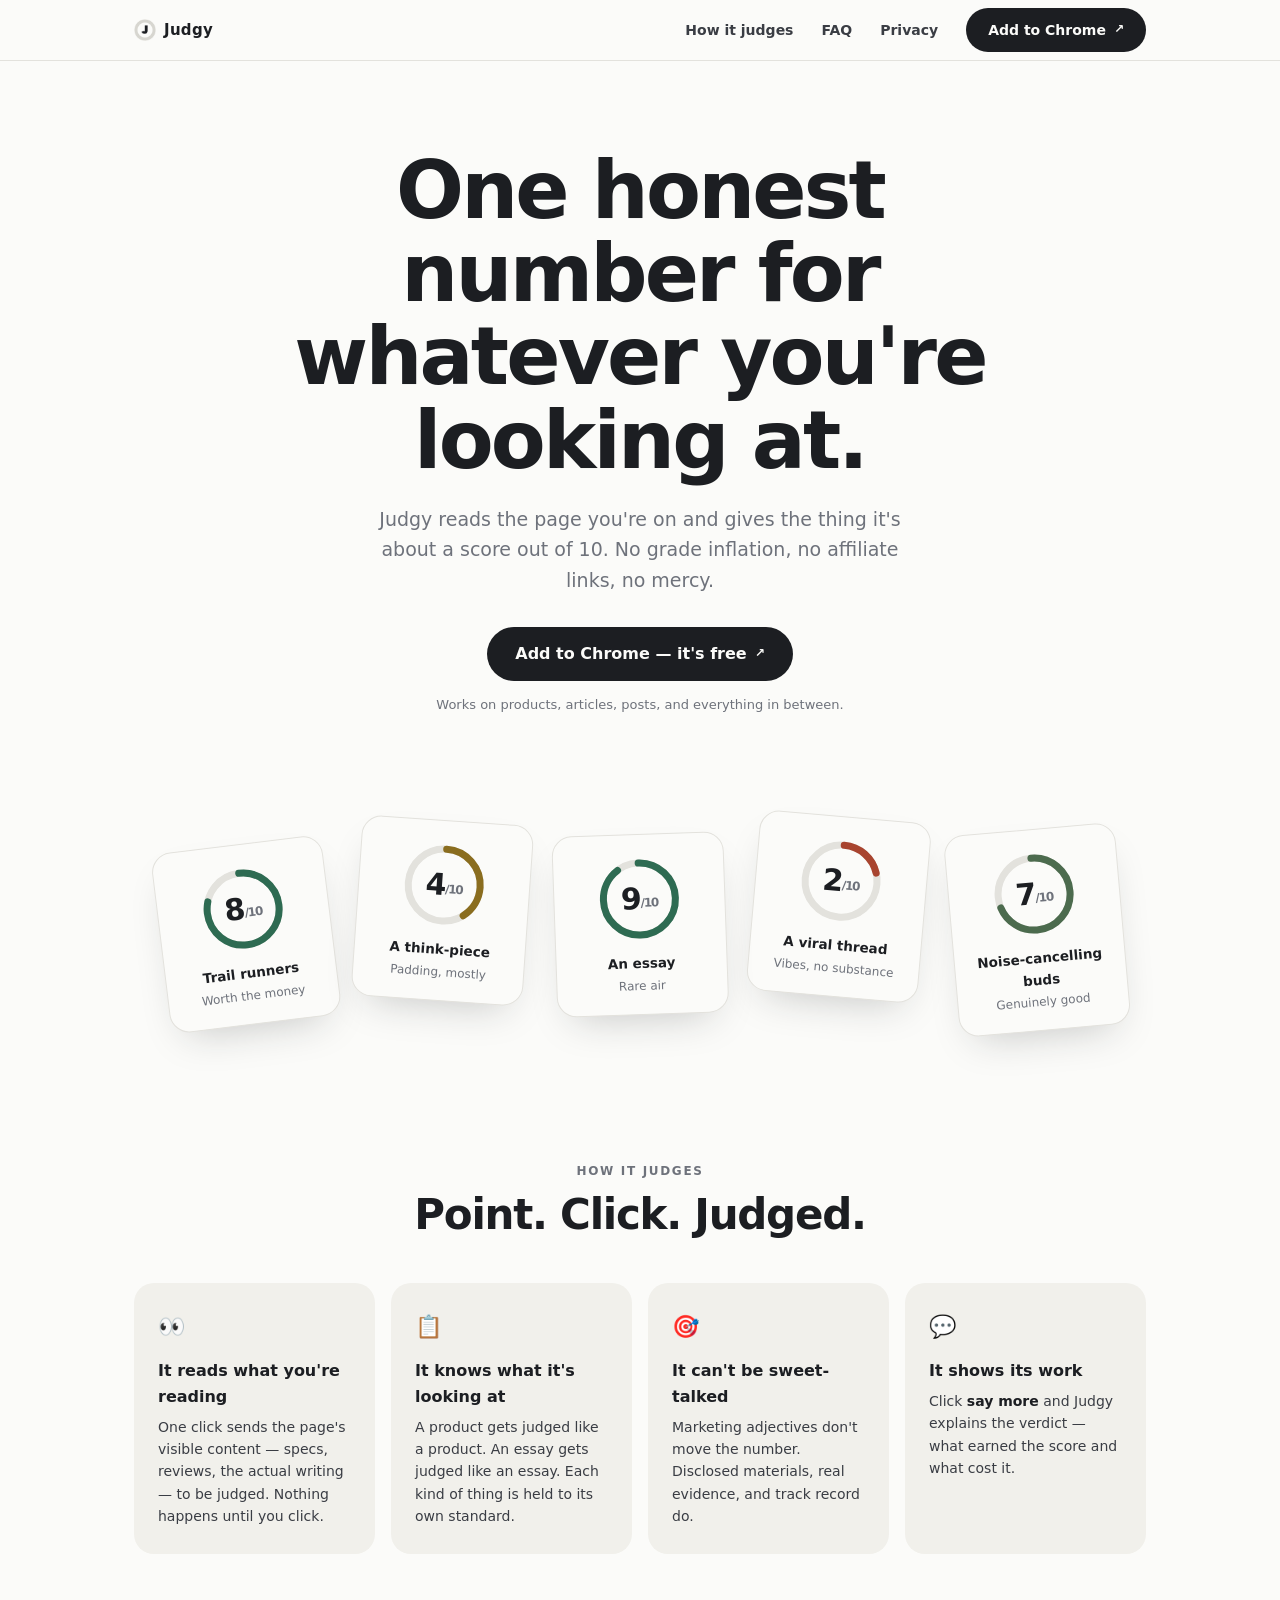
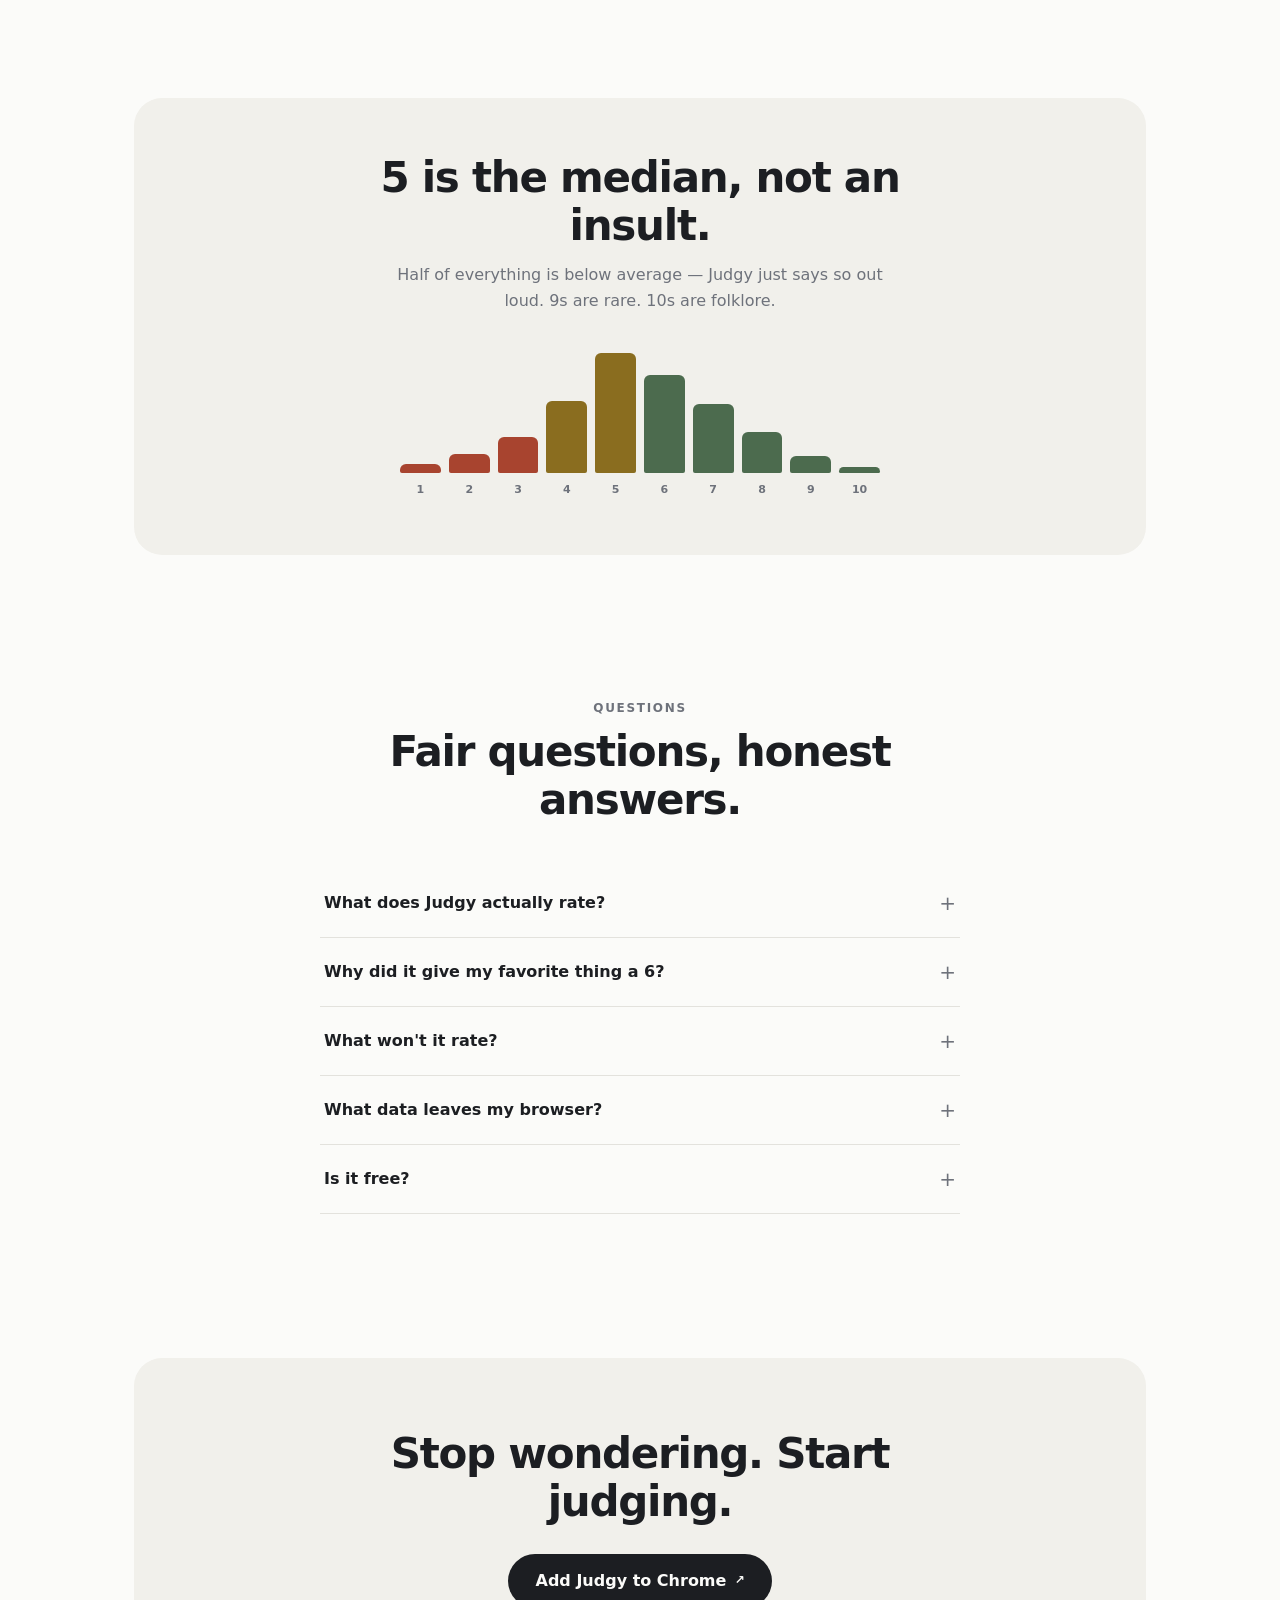
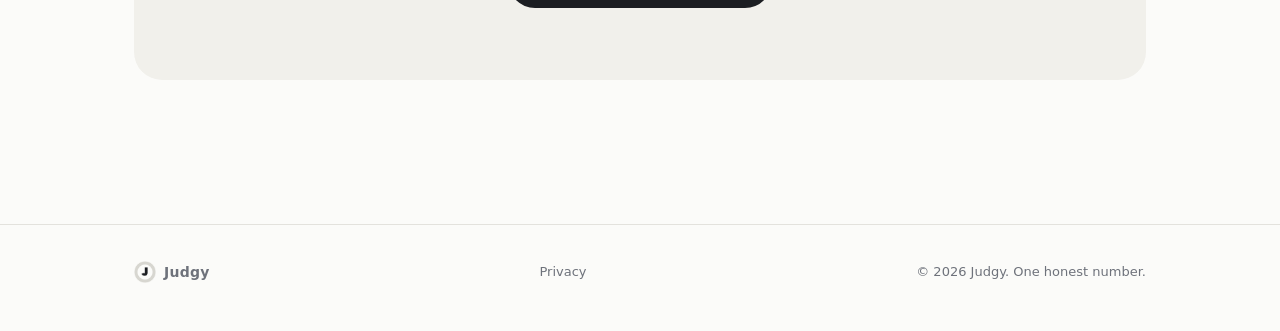
<file: index.html>
<!doctype html>
<html lang="en">
<head>
<meta charset="utf-8">
<meta name="viewport" content="width=device-width, initial-scale=1">
<title>Judgy — one honest number for whatever you're looking at</title>
<meta name="description" content="Judgy is a Chrome extension that rates whatever a page is about — a product, an article, a post — on a 1–10 scale where 5 is the median and 9s are rare.">
<link rel="icon" href="icon32.png">
<link rel="stylesheet" href="style.css">
</head>
<body>

<nav>
  <div class="wrap nav-inner">
    <a class="wordmark" href="index.html"><img src="icon32.png" alt="">Judgy</a>
    <a href="#how">How it judges</a>
    <a href="#faq">FAQ</a>
    <a href="privacy.html">Privacy</a>
    <a class="pill" data-store href="#">Add to Chrome <span class="arrow">&#8599;</span></a>
  </div>
</nav>

<header class="hero">
  <h1>One honest number for whatever you're looking at.</h1>
  <p class="sub">Judgy reads the page you're on and gives the thing it's about a score out of 10. No grade inflation, no affiliate links, no mercy.</p>
  <a class="pill big" data-store href="#">Add to Chrome — it's free <span class="arrow">&#8599;</span></a>
  <p class="fine">Works on products, articles, posts, and everything in between.</p>
</header>

<!-- Tilted verdict cards: each ring fills with the score, in the same
     instrument tones the extension uses. -->
<div class="cards" aria-hidden="true">

  <div class="vcard">
    <div class="ring">
      <svg viewBox="0 0 84 84">
        <circle cx="42" cy="42" r="36" fill="none" stroke="var(--hairline)" stroke-width="7"/>
        <circle cx="42" cy="42" r="36" fill="none" stroke="var(--deepmoss)" stroke-width="7"
                stroke-linecap="round" stroke-dasharray="181 226.2"/>
      </svg>
      <div class="digit">8<small>/10</small></div>
    </div>
    <div class="what">Trail runners</div>
    <div class="verdict">Worth the money</div>
  </div>

  <div class="vcard">
    <div class="ring">
      <svg viewBox="0 0 84 84">
        <circle cx="42" cy="42" r="36" fill="none" stroke="var(--hairline)" stroke-width="7"/>
        <circle cx="42" cy="42" r="36" fill="none" stroke="var(--ochre)" stroke-width="7"
                stroke-linecap="round" stroke-dasharray="90.5 226.2"/>
      </svg>
      <div class="digit">4<small>/10</small></div>
    </div>
    <div class="what">A think-piece</div>
    <div class="verdict">Padding, mostly</div>
  </div>

  <div class="vcard">
    <div class="ring">
      <svg viewBox="0 0 84 84">
        <circle cx="42" cy="42" r="36" fill="none" stroke="var(--hairline)" stroke-width="7"/>
        <circle cx="42" cy="42" r="36" fill="none" stroke="var(--deepmoss)" stroke-width="7"
                stroke-linecap="round" stroke-dasharray="203.6 226.2"/>
      </svg>
      <div class="digit">9<small>/10</small></div>
    </div>
    <div class="what">An essay</div>
    <div class="verdict">Rare air</div>
  </div>

  <div class="vcard">
    <div class="ring">
      <svg viewBox="0 0 84 84">
        <circle cx="42" cy="42" r="36" fill="none" stroke="var(--hairline)" stroke-width="7"/>
        <circle cx="42" cy="42" r="36" fill="none" stroke="var(--brick)" stroke-width="7"
                stroke-linecap="round" stroke-dasharray="45.2 226.2"/>
      </svg>
      <div class="digit">2<small>/10</small></div>
    </div>
    <div class="what">A viral thread</div>
    <div class="verdict">Vibes, no substance</div>
  </div>

  <div class="vcard">
    <div class="ring">
      <svg viewBox="0 0 84 84">
        <circle cx="42" cy="42" r="36" fill="none" stroke="var(--hairline)" stroke-width="7"/>
        <circle cx="42" cy="42" r="36" fill="none" stroke="var(--moss)" stroke-width="7"
                stroke-linecap="round" stroke-dasharray="158.3 226.2"/>
      </svg>
      <div class="digit">7<small>/10</small></div>
    </div>
    <div class="what">Noise-cancelling buds</div>
    <div class="verdict">Genuinely good</div>
  </div>

</div>

<section id="how">
  <div class="wrap">
    <p class="kicker">How it judges</p>
    <h2>Point. Click. Judged.</h2>
    <div class="grid">
      <div class="chip">
        <span class="glyph">&#128064;</span>
        <h3>It reads what you're reading</h3>
        <p>One click sends the page's visible content — specs, reviews, the actual writing — to be judged. Nothing happens until you click.</p>
      </div>
      <div class="chip">
        <span class="glyph">&#128203;</span>
        <h3>It knows what it's looking at</h3>
        <p>A product gets judged like a product. An essay gets judged like an essay. Each kind of thing is held to its own standard.</p>
      </div>
      <div class="chip">
        <span class="glyph">&#127919;</span>
        <h3>It can't be sweet-talked</h3>
        <p>Marketing adjectives don't move the number. Disclosed materials, real evidence, and track record do.</p>
      </div>
      <div class="chip">
        <span class="glyph">&#128172;</span>
        <h3>It shows its work</h3>
        <p>Click <b>say more</b> and Judgy explains the verdict — what earned the score and what cost it.</p>
      </div>
    </div>
  </div>
</section>

<section>
  <div class="wrap">
    <div class="scale-panel">
      <h2>5 is the median, not an insult.</h2>
      <p class="sub">Half of everything is below average — Judgy just says so out loud. 9s are rare. 10s are folklore.</p>
      <div class="bars" aria-hidden="true">
        <i class="bad" style="height:8%"></i>
        <i class="bad" style="height:16%"></i>
        <i class="bad" style="height:30%"></i>
        <i class="mid" style="height:60%"></i>
        <i class="mid" style="height:100%"></i>
        <i class="good" style="height:82%"></i>
        <i class="good" style="height:58%"></i>
        <i class="good" style="height:34%"></i>
        <i class="good" style="height:14%"></i>
        <i class="good" style="height:5%"></i>
      </div>
      <div class="bar-labels">
        <span>1</span><span>2</span><span>3</span><span>4</span><span>5</span>
        <span>6</span><span>7</span><span>8</span><span>9</span><span>10</span>
      </div>
    </div>
  </div>
</section>

<section id="faq">
  <div class="wrap">
    <p class="kicker">Questions</p>
    <h2>Fair questions, honest answers.</h2>
    <div class="faq">
      <details>
        <summary>What does Judgy actually rate?</summary>
        <p>The <b>thing the page is about</b> — the product, the article, the post — never the page's design, its photography, or its price. A beautiful listing for a mediocre product gets a mediocre score.</p>
      </details>
      <details>
        <summary>Why did it give my favorite thing a 6?</summary>
        <p>Because 6 means "genuinely above average," and most good things are exactly that. Judgy holds the top of the scale for the exceptional, so the numbers keep meaning something.</p>
      </details>
      <details>
        <summary>What won't it rate?</summary>
        <p>Paywalled articles it can't actually read, private people's profile pages, and browser-internal pages. If Judgy can't see the real thing, it declines rather than guessing.</p>
      </details>
      <details>
        <summary>What data leaves my browser?</summary>
        <p>Page content is only sent when you click the button. In the background, Judgy checks visited URLs (just the address, never the content) against already-issued scores so the toolbar icon can light up. No accounts, no ads, no selling data. Full details in the <a href="privacy.html">privacy policy</a>.</p>
      </details>
      <details>
        <summary>Is it free?</summary>
        <p>Yes — every day you get a batch of free judgments, and pages that have already been judged never count against it. Every fresh judgment costs us a model call, so the daily cap keeps the lights on.</p>
      </details>
    </div>
  </div>
</section>

<section>
  <div class="wrap">
    <div class="cta-panel">
      <h2>Stop wondering. Start judging.</h2>
      <a class="pill big" data-store href="#">Add Judgy to Chrome <span class="arrow">&#8599;</span></a>
    </div>
  </div>
</section>

<footer>
  <div class="wrap foot-inner">
    <a class="wordmark" href="index.html"><img src="icon32.png" alt="">Judgy</a>
    <a href="privacy.html">Privacy</a>
    <span class="legal">&copy; 2026 Judgy. One honest number.</span>
  </div>
</footer>

<script>
  // Single source of truth for the store link.
  const STORE_URL = "https://chromewebstore.google.com/detail/gonkccbccmcpnnjombghiapakadoibpk";
  document.querySelectorAll("[data-store]").forEach(a => { a.href = STORE_URL; });
</script>
</body>
</html>
</file>
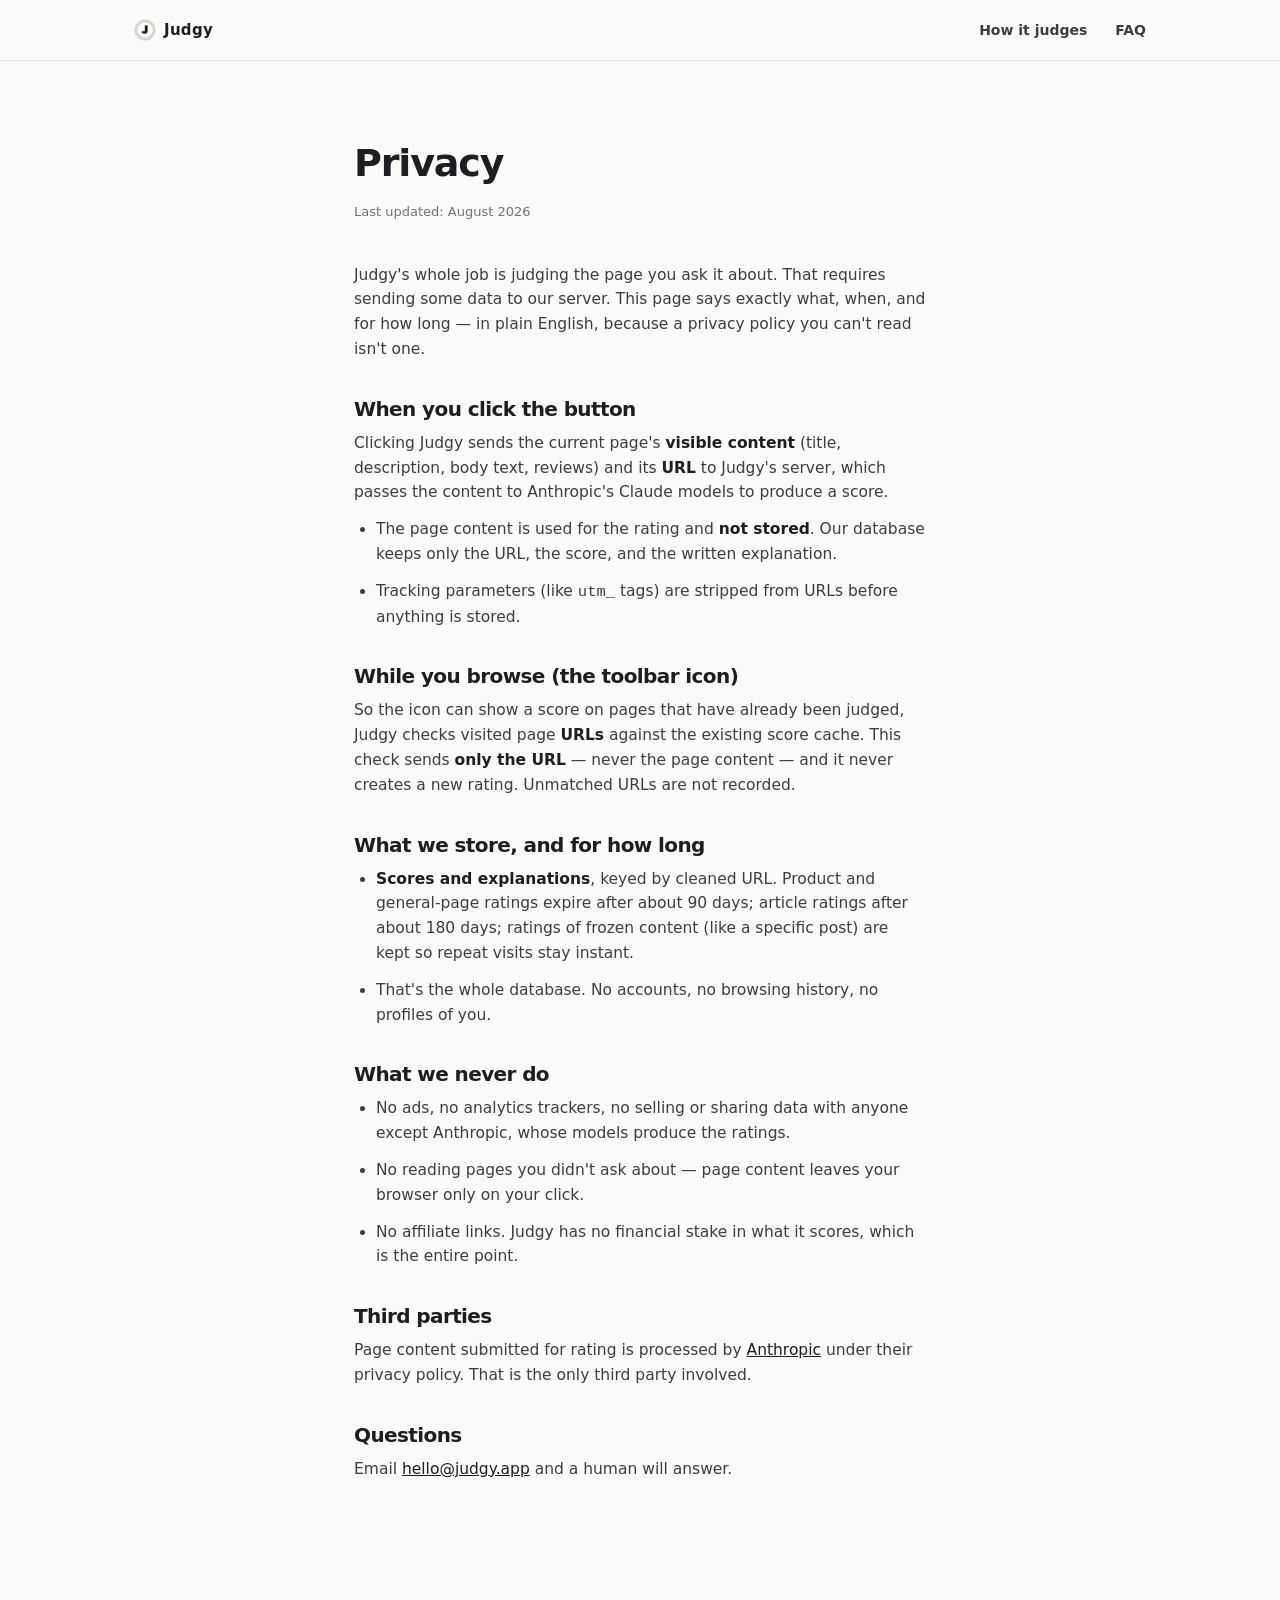
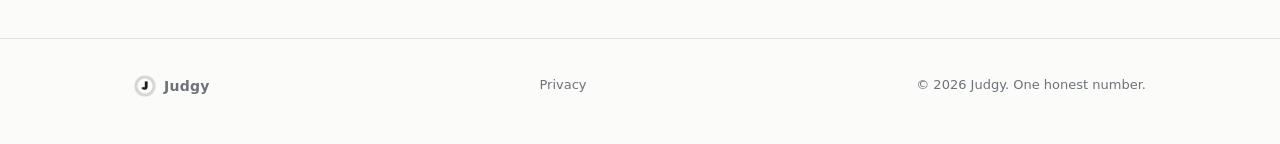
<file: privacy.html>
<!doctype html>
<html lang="en">
<head>
<meta charset="utf-8">
<meta name="viewport" content="width=device-width, initial-scale=1">
<title>Privacy — Judgy</title>
<meta name="description" content="What Judgy sends, stores, and never touches.">
<link rel="icon" href="icon32.png">
<link rel="stylesheet" href="style.css">
</head>
<body>

<nav>
  <div class="wrap nav-inner">
    <a class="wordmark" href="index.html"><img src="icon32.png" alt="">Judgy</a>
    <a href="index.html#how">How it judges</a>
    <a href="index.html#faq">FAQ</a>
  </div>
</nav>

<main class="prose">
  <h1>Privacy</h1>
  <p class="updated">Last updated: August 2026</p>

  <p>Judgy's whole job is judging the page you ask it about. That requires sending some data to our server. This page says exactly what, when, and for how long — in plain English, because a privacy policy you can't read isn't one.</p>

  <h2>When you click the button</h2>
  <p>Clicking Judgy sends the current page's <b>visible content</b> (title, description, body text, reviews) and its <b>URL</b> to Judgy's server, which passes the content to Anthropic's Claude models to produce a score.</p>
  <ul>
    <li>The page content is used for the rating and <b>not stored</b>. Our database keeps only the URL, the score, and the written explanation.</li>
    <li>Tracking parameters (like <code>utm_</code> tags) are stripped from URLs before anything is stored.</li>
  </ul>

  <h2>While you browse (the toolbar icon)</h2>
  <p>So the icon can show a score on pages that have already been judged, Judgy checks visited page <b>URLs</b> against the existing score cache. This check sends <b>only the URL</b> — never the page content — and it never creates a new rating. Unmatched URLs are not recorded.</p>

  <h2>What we store, and for how long</h2>
  <ul>
    <li><b>Scores and explanations</b>, keyed by cleaned URL. Product and general-page ratings expire after about 90 days; article ratings after about 180 days; ratings of frozen content (like a specific post) are kept so repeat visits stay instant.</li>
    <li>That's the whole database. No accounts, no browsing history, no profiles of you.</li>
  </ul>

  <h2>What we never do</h2>
  <ul>
    <li>No ads, no analytics trackers, no selling or sharing data with anyone except Anthropic, whose models produce the ratings.</li>
    <li>No reading pages you didn't ask about — page content leaves your browser only on your click.</li>
    <li>No affiliate links. Judgy has no financial stake in what it scores, which is the entire point.</li>
  </ul>

  <h2>Third parties</h2>
  <p>Page content submitted for rating is processed by <a href="https://www.anthropic.com/legal/privacy">Anthropic</a> under their privacy policy. That is the only third party involved.</p>

  <h2>Questions</h2>
  <p>Email <a href="mailto:hello@judgy.app">hello@judgy.app</a> and a human will answer.</p>
</main>

<footer>
  <div class="wrap foot-inner">
    <a class="wordmark" href="index.html"><img src="icon32.png" alt="">Judgy</a>
    <a href="privacy.html">Privacy</a>
    <span class="legal">&copy; 2026 Judgy. One honest number.</span>
  </div>
</footer>

</body>
</html>
</file>
<file: style.css>
/* Judgy site — shared styles. Same palette as the extension popup:
   paper & ink, instrument tones for scores (brick / ochre / moss), never traffic lights. */

:root {
  --paper: #FBFBF9;
  --ink: #1C1E22;
  --soft: #3A3D44;
  --quiet: #6E727B;
  --hairline: #E3E2DD;
  --chip-bg: #F1F0EB;
  --brick: #A8442F;
  --ochre: #8A6D1F;
  --moss: #4C6B4E;
  --deepmoss: #2E6B52;
}
@media (prefers-color-scheme: dark) {
  :root {
    --paper: #17181B;
    --ink: #ECEBE7;
    --soft: #C9CBD1;
    --quiet: #9AA0A8;
    --hairline: #2C2E33;
    --chip-bg: #222428;
  }
}

* { box-sizing: border-box; margin: 0; padding: 0; }
html { scroll-behavior: smooth; }
body {
  background: var(--paper);
  color: var(--ink);
  font: 16px/1.6 ui-rounded, "SF Pro Rounded", -apple-system, system-ui, sans-serif;
  -webkit-font-smoothing: antialiased;
}
a { color: inherit; }
b { color: var(--ink); }

.wrap { max-width: 1060px; margin: 0 auto; padding: 0 24px; }

/* ---------- nav ---------- */
nav {
  position: sticky; top: 0; z-index: 10;
  background: color-mix(in srgb, var(--paper) 88%, transparent);
  backdrop-filter: blur(12px);
  border-bottom: 1px solid var(--hairline);
}
.nav-inner {
  display: flex; align-items: center; gap: 28px;
  height: 60px;
}
.wordmark {
  display: flex; align-items: center; gap: 8px;
  font-size: 15px; font-weight: 800; letter-spacing: 0.02em;
  text-decoration: none; margin-right: auto;
}
.wordmark img { width: 22px; height: 22px; }
.nav-inner > a:not(.wordmark):not(.pill) {
  font-size: 14px; font-weight: 600; color: var(--soft); text-decoration: none;
}
.nav-inner > a:hover { color: var(--ink); }

/* ---------- pill buttons ---------- */
.pill {
  display: inline-flex; align-items: center; gap: 8px;
  background: var(--ink); color: var(--paper);
  font-size: 14px; font-weight: 700;
  padding: 11px 22px; border-radius: 999px;
  text-decoration: none; border: none; cursor: pointer;
  transition: transform 0.15s ease, opacity 0.15s ease;
}
.pill:hover { transform: translateY(-1px); opacity: 0.9; }
.pill .arrow { font-size: 12px; }
.pill.big { font-size: 16px; padding: 14px 28px; }

/* ---------- hero ---------- */
.hero { text-align: center; padding: 88px 24px 56px; }
.hero h1 {
  font-size: clamp(42px, 7.5vw, 80px);
  font-weight: 800; letter-spacing: -0.035em; line-height: 1.04;
  max-width: 820px; margin: 0 auto 22px;
}
.hero .sub {
  font-size: clamp(16px, 2vw, 19px); color: var(--quiet);
  max-width: 560px; margin: 0 auto 32px;
}
.hero .fine { margin-top: 14px; font-size: 13px; color: var(--quiet); }

/* ---------- tilted verdict cards ---------- */
.cards {
  display: flex; justify-content: center; align-items: center; gap: 26px;
  padding: 44px 0 72px; overflow: hidden;
}
.vcard {
  flex: none; width: 172px;
  background: var(--paper);
  border: 1px solid var(--hairline);
  border-radius: 20px;
  padding: 22px 16px 18px;
  text-align: center;
  box-shadow: 0 18px 40px -18px rgba(28, 30, 34, 0.25);
}
.vcard .ring { position: relative; width: 84px; height: 84px; margin: 0 auto 12px; }
.vcard .ring svg { width: 84px; height: 84px; transform: rotate(-90deg); }
.vcard .ring .digit {
  position: absolute; inset: 0;
  display: flex; align-items: center; justify-content: center;
  font-size: 30px; font-weight: 800; letter-spacing: -0.04em;
}
.vcard .digit small { font-size: 12px; font-weight: 700; color: var(--quiet); margin-top: 10px; }
.vcard .what { font-size: 13.5px; font-weight: 700; }
.vcard .verdict { font-size: 12px; color: var(--quiet); margin-top: 2px; }
.vcard:nth-child(1) { transform: rotate(-7deg) translateY(18px); }
.vcard:nth-child(2) { transform: rotate(4deg) translateY(-6px); }
.vcard:nth-child(3) { transform: rotate(-2deg) translateY(8px); z-index: 1; }
.vcard:nth-child(4) { transform: rotate(5deg) translateY(-10px); }
.vcard:nth-child(5) { transform: rotate(-5deg) translateY(14px); }
@media (max-width: 900px) { .vcard:nth-child(5) { display: none; } }
@media (max-width: 720px) { .vcard:nth-child(4) { display: none; } }
@media (max-width: 540px) { .vcard:nth-child(1) { display: none; } }

/* ---------- sections ---------- */
section { padding: 72px 0; }
.kicker {
  font-size: 12px; font-weight: 700; letter-spacing: 0.14em; text-transform: uppercase;
  color: var(--quiet); text-align: center; margin-bottom: 10px;
}
h2 {
  font-size: clamp(28px, 4vw, 42px);
  font-weight: 800; letter-spacing: -0.03em; line-height: 1.15;
  text-align: center; max-width: 640px; margin: 0 auto 44px;
}

/* feature chips */
.grid {
  display: grid; gap: 16px;
  grid-template-columns: repeat(auto-fit, minmax(220px, 1fr));
}
.chip {
  background: var(--chip-bg);
  border-radius: 20px;
  padding: 26px 24px;
}
.chip h3 { font-size: 16px; font-weight: 800; margin-bottom: 6px; }
.chip p { font-size: 14px; color: var(--soft); }
.chip .glyph { font-size: 22px; margin-bottom: 14px; display: block; }

/* ---------- the scale ---------- */
.scale-panel {
  background: var(--chip-bg);
  border-radius: 28px;
  padding: 56px 32px;
  text-align: center;
}
.scale-panel h2 { margin-bottom: 12px; }
.scale-panel .sub { color: var(--quiet); max-width: 520px; margin: 0 auto 40px; }
.bars {
  display: flex; align-items: flex-end; justify-content: center; gap: 8px;
  height: 120px; max-width: 480px; margin: 0 auto 8px;
}
.bars i {
  flex: 1; border-radius: 6px 6px 2px 2px; min-width: 18px;
  background: var(--hairline);
}
.bars i.mid { background: var(--ochre); }
.bars i.good { background: var(--moss); }
.bars i.bad { background: var(--brick); }
.bar-labels {
  display: flex; justify-content: center; gap: 8px; max-width: 480px; margin: 0 auto;
  font-size: 11px; font-weight: 700; color: var(--quiet);
}
.bar-labels span { flex: 1; min-width: 18px; text-align: center; }

/* ---------- faq ---------- */
.faq { max-width: 640px; margin: 0 auto; }
.faq details { border-bottom: 1px solid var(--hairline); }
.faq summary {
  cursor: pointer; list-style: none;
  display: flex; justify-content: space-between; align-items: center;
  padding: 18px 4px; font-size: 16px; font-weight: 700;
}
.faq summary::-webkit-details-marker { display: none; }
.faq summary::after { content: "+"; font-weight: 400; color: var(--quiet); font-size: 20px; }
.faq details[open] summary::after { content: "\2212"; }
.faq details p { padding: 0 4px 18px; font-size: 14.5px; color: var(--soft); }

/* ---------- closing cta ---------- */
.cta-panel {
  background: var(--chip-bg);
  border-radius: 28px;
  padding: 72px 32px;
  text-align: center;
}
.cta-panel h2 { margin-bottom: 28px; }

/* ---------- footer ---------- */
footer {
  border-top: 1px solid var(--hairline);
  margin-top: 72px; padding: 36px 0 48px;
}
.foot-inner {
  display: flex; align-items: center; gap: 24px; flex-wrap: wrap;
  font-size: 13px; color: var(--quiet);
}
.foot-inner .wordmark { font-size: 14px; }
.foot-inner a { text-decoration: none; }
.foot-inner a:hover { color: var(--ink); }
.foot-inner .legal { margin-left: auto; }

/* ---------- prose pages (privacy) ---------- */
.prose { max-width: 620px; margin: 0 auto; padding: 72px 24px; }
.prose h1 { font-size: 38px; font-weight: 800; letter-spacing: -0.03em; margin-bottom: 8px; }
.prose .updated { font-size: 13px; color: var(--quiet); margin-bottom: 40px; }
.prose h2 {
  text-align: left; font-size: 20px; max-width: none;
  margin: 36px 0 10px;
}
.prose p, .prose li { font-size: 15.5px; color: var(--soft); margin-bottom: 12px; }
.prose ul { padding-left: 22px; margin-bottom: 12px; }
.prose a { color: var(--ink); }
</file>
